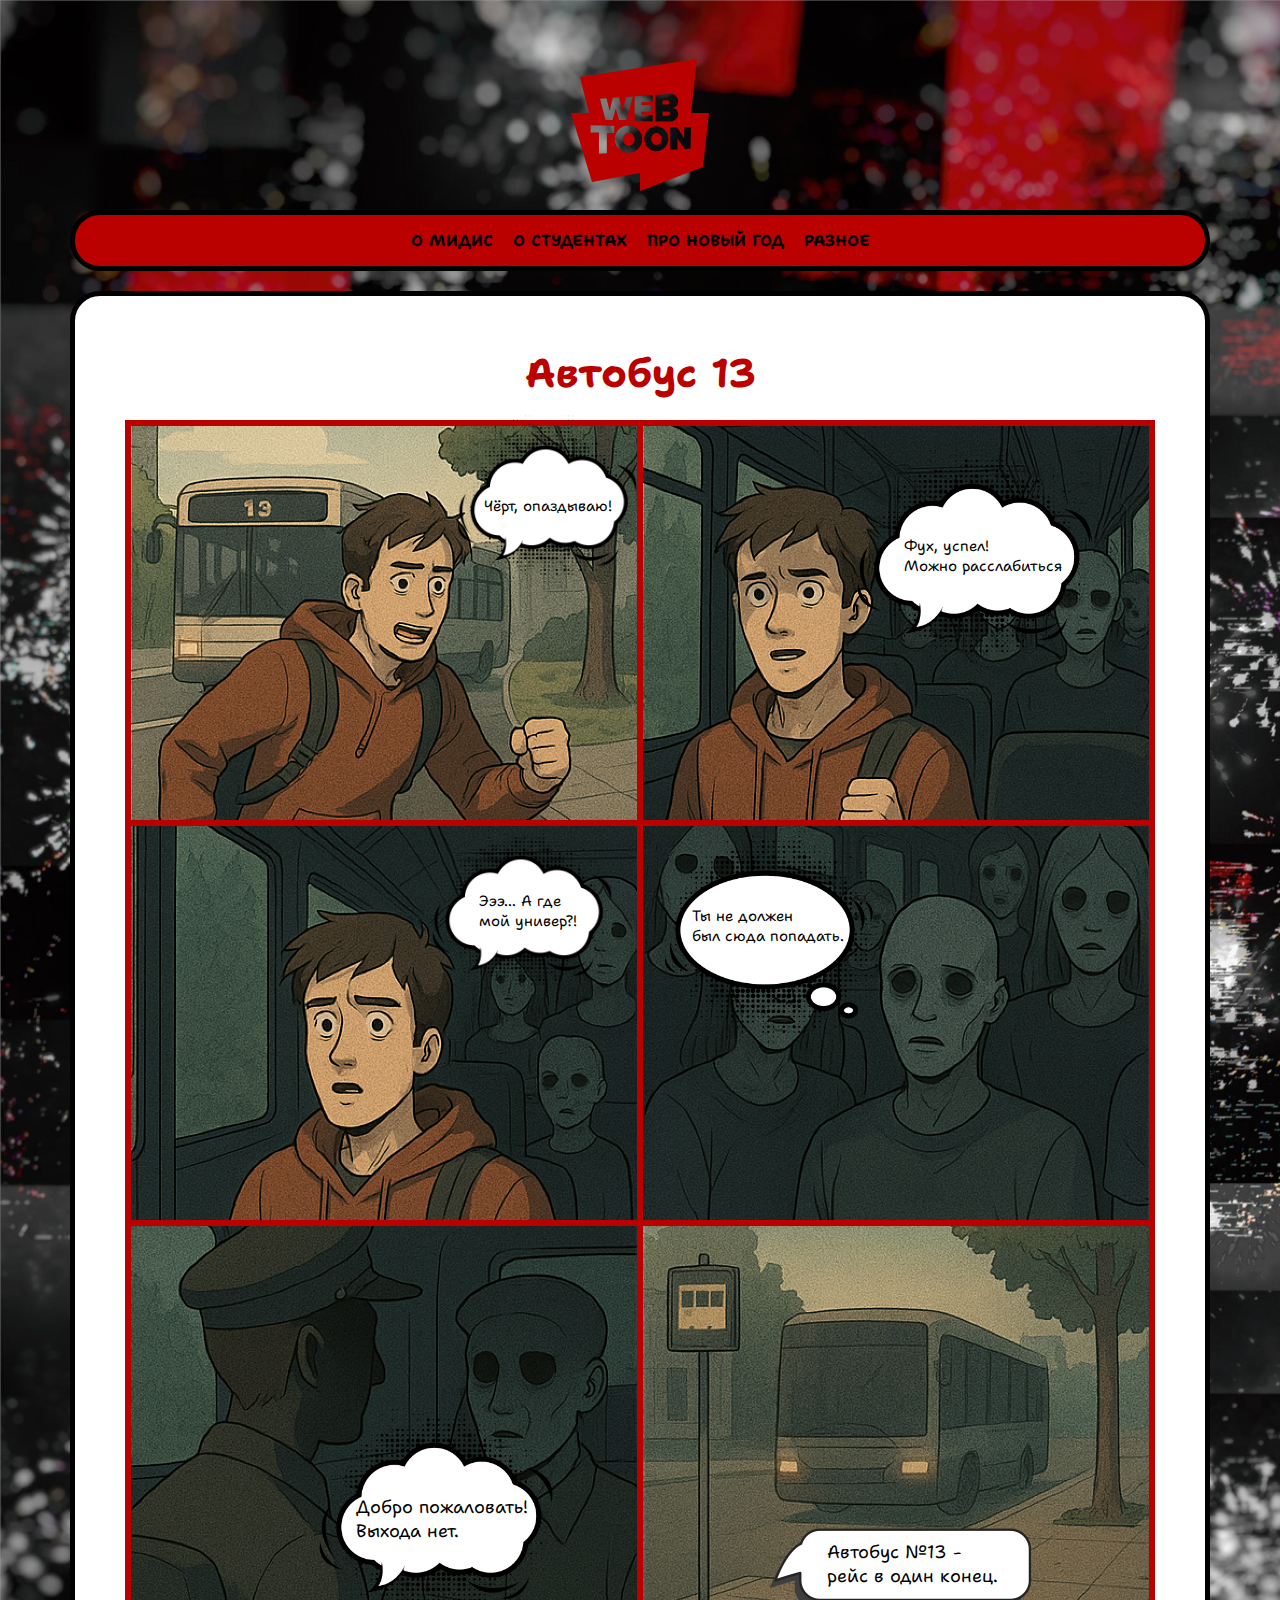
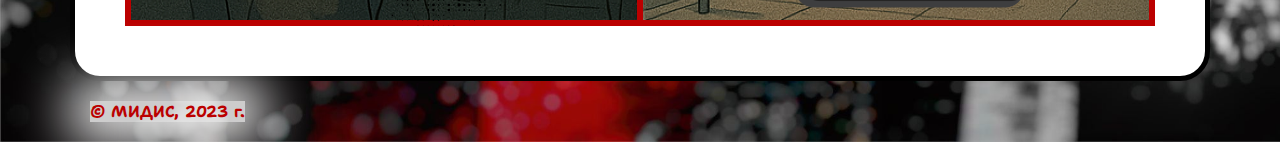
<file: comic6.html>
<!DOCTYPE html>
<html lang="en">

<head>
    <meta charset="UTF-8">
    <meta http-equiv="X-UA-Compatible" content="IE=edge">
    <meta name="viewport" content="width=device-width, initial-scale=1.0">
    <link rel="shortcut icon" href="img/favicon.png" type="image/x-icon">
    <link rel="preconnect" href="https://fonts.googleapis.com">
    <link rel="preconnect" href="https://fonts.googleapis.com">
    <link rel="preconnect" href="https://fonts.gstatic.com" crossorigin>
    <link
        href="https://fonts.googleapis.com/css2?family=Shantell+Sans:ital,wght@0,300;0,400;0,500;0,600;0,700;0,800;1,300;1,400;1,500;1,600;1,700;1,800&family=Wix+Madefor+Display:wght@400;500;600;700;800&display=swap"
        rel="stylesheet">
    <link rel="stylesheet" href="css/style.css">
    <link rel="stylesheet" href="css/comic6.css">
    <title>Автобус №13</title>
</head>

<body>
    <div class="wrapper">
        <div class="container">
            <header>
                <div class="main-cloud">
                    <!-- <img src="img/main.png" width="200px" alt=""> -->
                    <h1><a href="index.html"><img class="logo-img" src="img/comic6/logo.svg" alt="логотип"></a></h1>
                </div>

                <nav>
                    <ul class="main-menu">
                        <li><a href="#">О МИДиС</a></li>
                        <li><a href="#">О студентах</a></li>
                        <li><a href="#">Про новый год</a></li>
                        <li><a href="#">Разное</a></li>
                    </ul>
                </nav>
            </header>
            <main>
                <h2 class="comic-title">Автобус 13</h2>
                <div class="comic-wrapper">
                    <div class="comic__item comic__item"><img class="comic__img" src="img/comic6/frame1.png" alt="">
                        <div class="cloud1">
                            <img class="cloud-img cloud-img1" src="img/clouds/cloud2.png" alt="">
                            <p class="text1">Чёрт, опаздываю!</p>
                        </div>
                    </div>
                    <div class="comic__item comic__item"><img class="comic__img" src="img/comic6/frame2.png" alt="">
                        <div class="cloud2">
                            <img class="cloud-img cloud-img1" src="img/clouds/cloud2.png" alt="">
                            <p class="text2">Фух, успел! <br> Можно расслабиться</p>
                        </div>
                    </div>
                    <div class="comic__item comic__item"><img class="comic__img" src="img/comic6/frame3.png" alt="">
                        <div class="cloud3">
                            <img class="cloud-img cloud-img1" src="img/clouds/cloud2.png" alt="">
                            <p class="text3">Эээ... А где <br> мой универ?!</p>
                        </div>
                    </div>
                    <div class="comic__item comic__item"><img class="comic__img" src="img/comic6/frame4.png" alt="">
                        <div class="cloud4">
                            <img class="cloud-img cloud-img1" src="img/clouds/cloud1.png" alt="">
                            <p class="text4">Ты не должен <br> был сюда попадать.</p>
                        </div>
                    </div>
                    <div class="comic__item comic__item"><img class="comic__img" src="img/comic6/frame5.png" alt="">
                        <div class="cloud5">
                            <img class="cloud-img cloud-img1" src="img/clouds/cloud2.png" alt="">
                            <p class="text5">Добро пожаловать! <br> Выхода нет.</p>
                        </div>
                    </div>
                    <div class="comic__item comic__item"><img class="comic__img" src="img/comic6/frame6.png" alt="">
                        <div class="cloud6">
                            <img class="cloud-img cloud-img1" src="img/clouds/cloud3.png" alt="">
                            <p class="text6">Автобус №13 - <br> рейс в один конец.</p>
                        </div>
                    </div>


                </div>

        
        </main>
        <footer>
            <p class="text-copy">&copy; МИДИС, 2023 г.</p>
        </footer>
    </div>
    </div>
</body>

</html>
</file>
<file: css/style.css>
:root {
    --main-font: 'Shantell Sans', sans-serif;

    --color-orange:#f25219;
    --color-darkorange:#9b2b02;
    --color-purple:#6408f1;
    --color-dark:#161429;
    --color-gray:#bdbec0;
    --color-white:#fff;
    --color-white-transparent:rgba(255, 255, 255, 0.8);
    
    --font-size-main:1rem;
    --font-size-comic-text:1.2rem;
    --font-size-comic-title:1.6rem;
}

* {
    margin: 0;
    padding: 0;
    box-sizing: border-box;
}
html, 
body {
    min-height: 100%;
    height: 100%;
    width: 100%;
}

html {
    font-family: var(--main-font);
    font-size: 1em;
}
.wrapper {
    width: 100%;
    min-height: 100%;
    background: url(../img/comic6/background.jpg);
    background-size: cover;
    padding-left: 20px;
    padding-right: 20px;
    /* background-size: cover; */
    
}
.container {
    max-width: 1140px;
    margin: 0 auto;
    display: flex;
    flex-direction: column;
    height: 100%;
}
header {
    text-align: center;
}
h1 {
    font-family: var(--main-font);
    margin-top: 50px;

}
main {
    flex-grow: 1;
    border: #000000 5px solid;
    padding:  50px;
    border-radius: 30px;
    background-color: #ffffff;
}
.logo-img {
    width: 150px;
}
@media (max-width:750px) {
    .logo-img {
        width: 90%;
    }
}

ul {
    list-style: none;
}

.main-menu {
    display: flex;
    flex-wrap: wrap;
    justify-content: center;
    background-color:  #BB0000;
    border: black 5px solid;
    padding:  10px;
    border-radius: 30px;
    margin-bottom: 20px;
}
.main-menu li {
    flex-shrink: 0;
    margin: 5px 10px;
} 
.main-menu a {
    display: block;
    color: #000000;
    font-size: var(--font-size-main);
    text-transform: uppercase;
    text-decoration: none;
    font-weight: 700;
    transition: all 0.3s ease-in-out,
                transform 0.3s ease-in-out;
                
}

.main-menu a:hover,
.main-menu a:focus {
    color: white;
    transform: scale(1.1)
}

.text-copy {
    display: inline-block;
    background-color: var(--color-white-transparent);
    color:#BB0000;
    margin: 20px 20px;
    font-weight: 700;
    -webkit-box-shadow: 0px 0px 54px 20px var(--color-white);
    -moz-box-shadow: 0px 0px 54px 20px var(--color-white);
    box-shadow: 0px 0px 54px 20px var(--color-white);
}

.list {
    display: grid;
    grid-template-columns: repeat(3, 1fr);
    gap: 20px;
}
@media(max-width:950px) {
    .list {
        grid-template-columns: repeat(2, 1fr);
    }
}
@media(max-width:670px) {
    .list {
        grid-template-columns: repeat(1, 1fr);
    }
}

.list-item {
    width: 100%;
    min-height: 200px;
    border: var(--color-dark) 5px solid;
    border-radius: 20px;
    padding: 20px;
    display: flex;
    align-items: flex-end;
    justify-content: flex-end;
    background: url(../img/item-fon.png) no-repeat var(--color-purple);
    background-size: cover;
    text-decoration: none;
}
.item-title {
    display: block;
    color: var(--color-white);
    text-transform: uppercase;
    text-decoration: none;
    font-weight: 700;
    transition: transform 0.3s ease-in-out;
                
}

.list-item:hover .item-title,
.list-item:focus .item-title {
    transform: scale(1.1)
}

.hide {
    display: none;
}
</file>
<file: css/comic6.css>
.comic-title {
    font-family: var(--main-font);
    font-size: 40px;
    color:#BB0000;
    text-align: center;
    margin-bottom: 20px;
}
.comic-wrapper {
    display: flex;
    flex-wrap: wrap;
    border: 3px solid #BB0000;
    font-family: var(--main-font);

}

.comic__item {
    width: 50%;
    height: 400px;
    border: 3px solid #BB0000;
    position: relative;
}

.comic__img {
    height: 100%;
    width: 100%;
    object-fit: cover;
}

.cloud-img {
    width: 100%;
}

.comic__item .comic__img {
    filter: brightness(100%);
}

.comic__item .cloud1 {
    position: absolute;
    width: 230px;
    top: -40px;
    right: -5%;
    transition: 0.4s all ease-in-out
    
}
.comic__item .cloud1:hover,
.comic__item .cloud1:focus{
    transform: rotate(30deg);
 
}

.comic__item .cloud2 {
    position: absolute;
    width: 300px;
    right: 5%;
    top: -20px;
    transition: 0.4s all ease-in-out
}
.comic__item .cloud2:hover,
.comic__item .cloud2:focus{
    transform: rotate(30deg);
 
}
.comic__item .cloud3 {
    position: absolute;
    width: 230px;
    right: 0%;
    top: -30px;
    transition: 0.4s all ease-in-out
}

.comic__item .cloud3:hover,
.comic__item .cloud3:focus{
    transform: rotate(25deg);
 
}
.comic__item .cloud4 {
    position: absolute;
    width: 300px;
    right: 45%;
    top: -30px;
  
}


.comic__item .cloud5 {
    position: absolute;
    width: 300px;
    right: 10%;
    bottom: -50px;
    
}

 

.comic__item .cloud6 {
    position: absolute;
    width: 300px;
    right: 20%;
    bottom: -100px;
    transition: transform 1s ease-in;
}
.comic__item .cloud6:hover,
.comic__item .cloud6:focus {
   
    transform: scale(2);
    transition: transform 1s ease-in;
}


.comic__item .text1 {
    position: absolute;
    top: 110px;
    right: 50px;
    font-size: 15px;
}

.comic__item .text2 {
    position: absolute;
    left: 80px;
    top: 130px;
    font-size: 15px;
}
.comic__item .text3 {
    position: absolute;
    top: 95px;
    right: 60px;
    font-size: 15px;
}
.comic__item .text4 {
    position: absolute;
    top: 110px;
    right: 77px;
    font-size: 15px;
}
.comic__item .text5 {
    position: absolute;
    top: 130px;
    right: 58px;
    font-size: 18px;
}
.comic__item .text6 {
    position: absolute;
    top: 125px;
    right: 50px;
    font-size: 18px;
}

@media(max-width:900px) {
    .comic__item {
        width: 100%;
    }
}

@media(max-width:600px) {
    .comic__item5 .cloud1 {
        width: 200px;
        top: 100px;
        left: 0;

    }

    .comic__item5 .cloud-img1 {
        transform: scaleX(-1) scaleY(-1);
    }

    .comic__item5 .cloud2 {
        position: absolute;
        width: 200px;
        right: 50px;
        bottom: 50px;
    }

    .comic__item5 .cloud-img2 {
        transform: rotate(180deg);
    }
}
</file>
